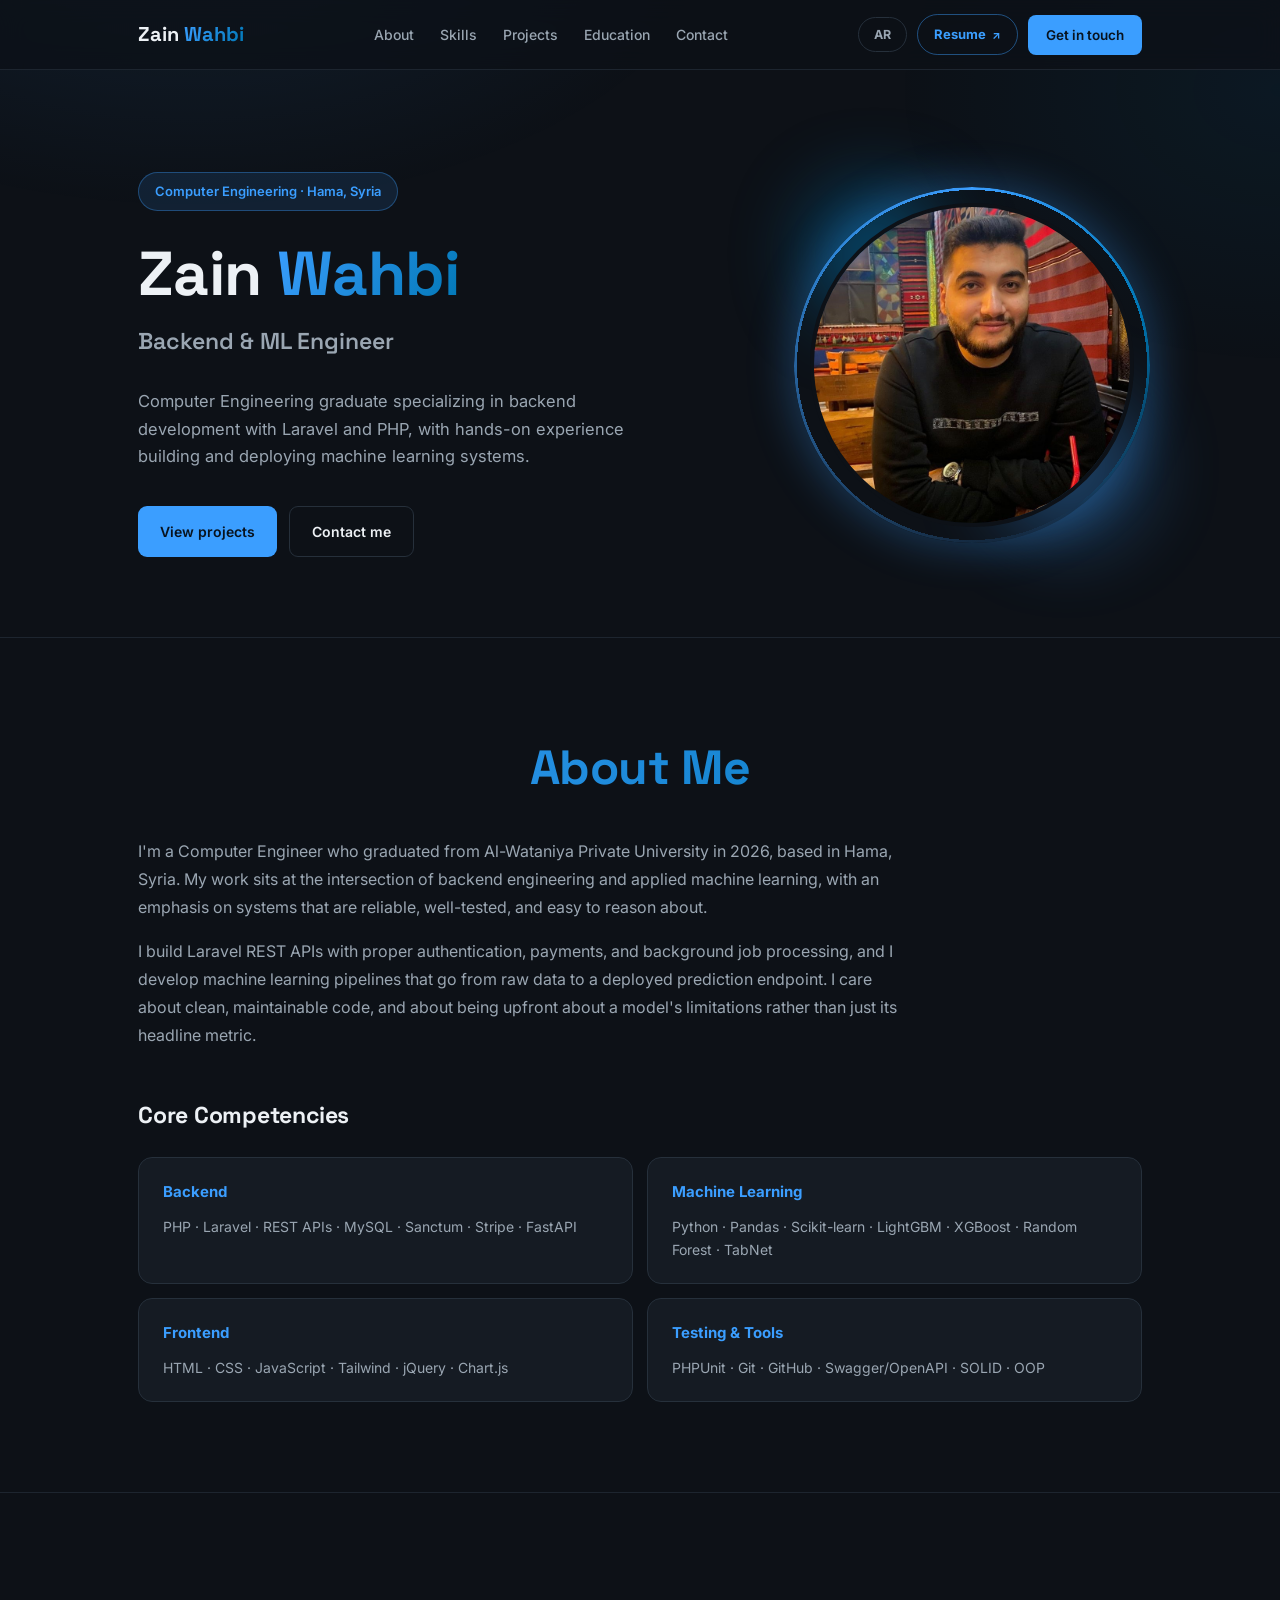
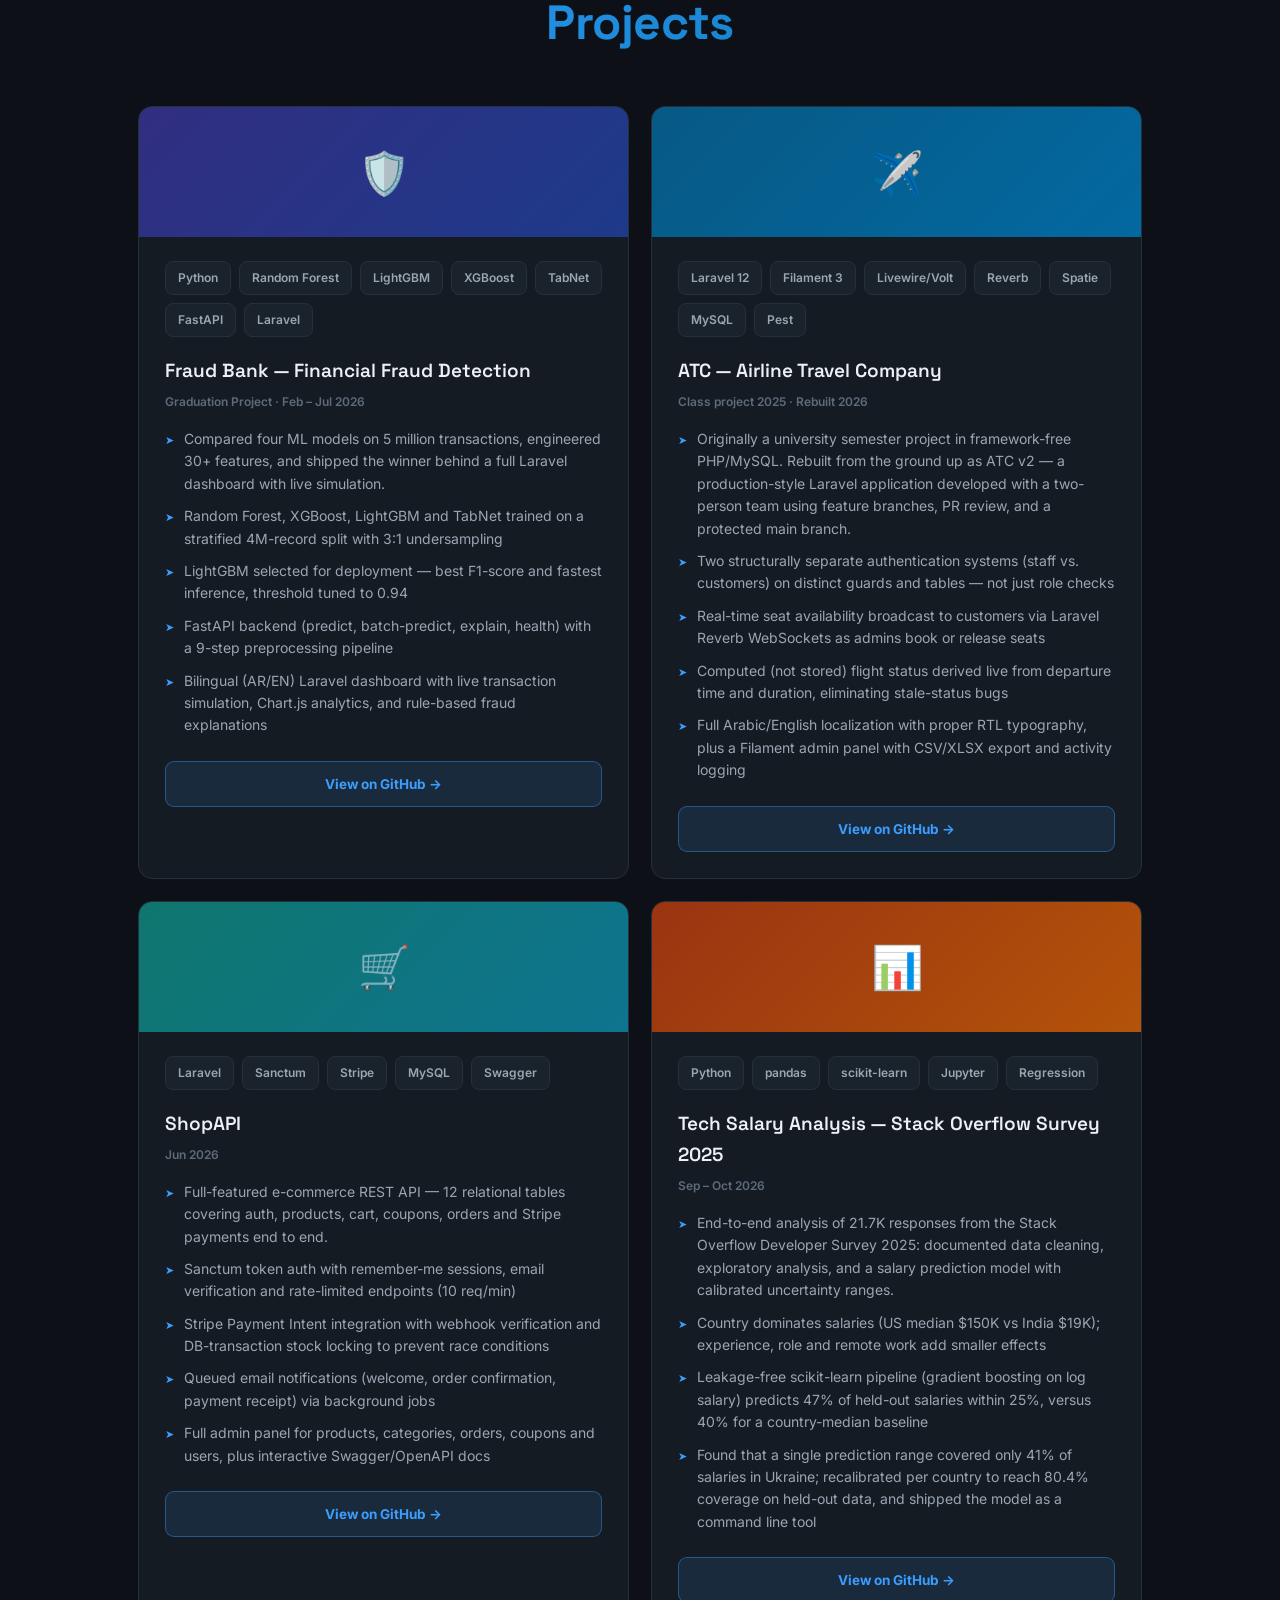
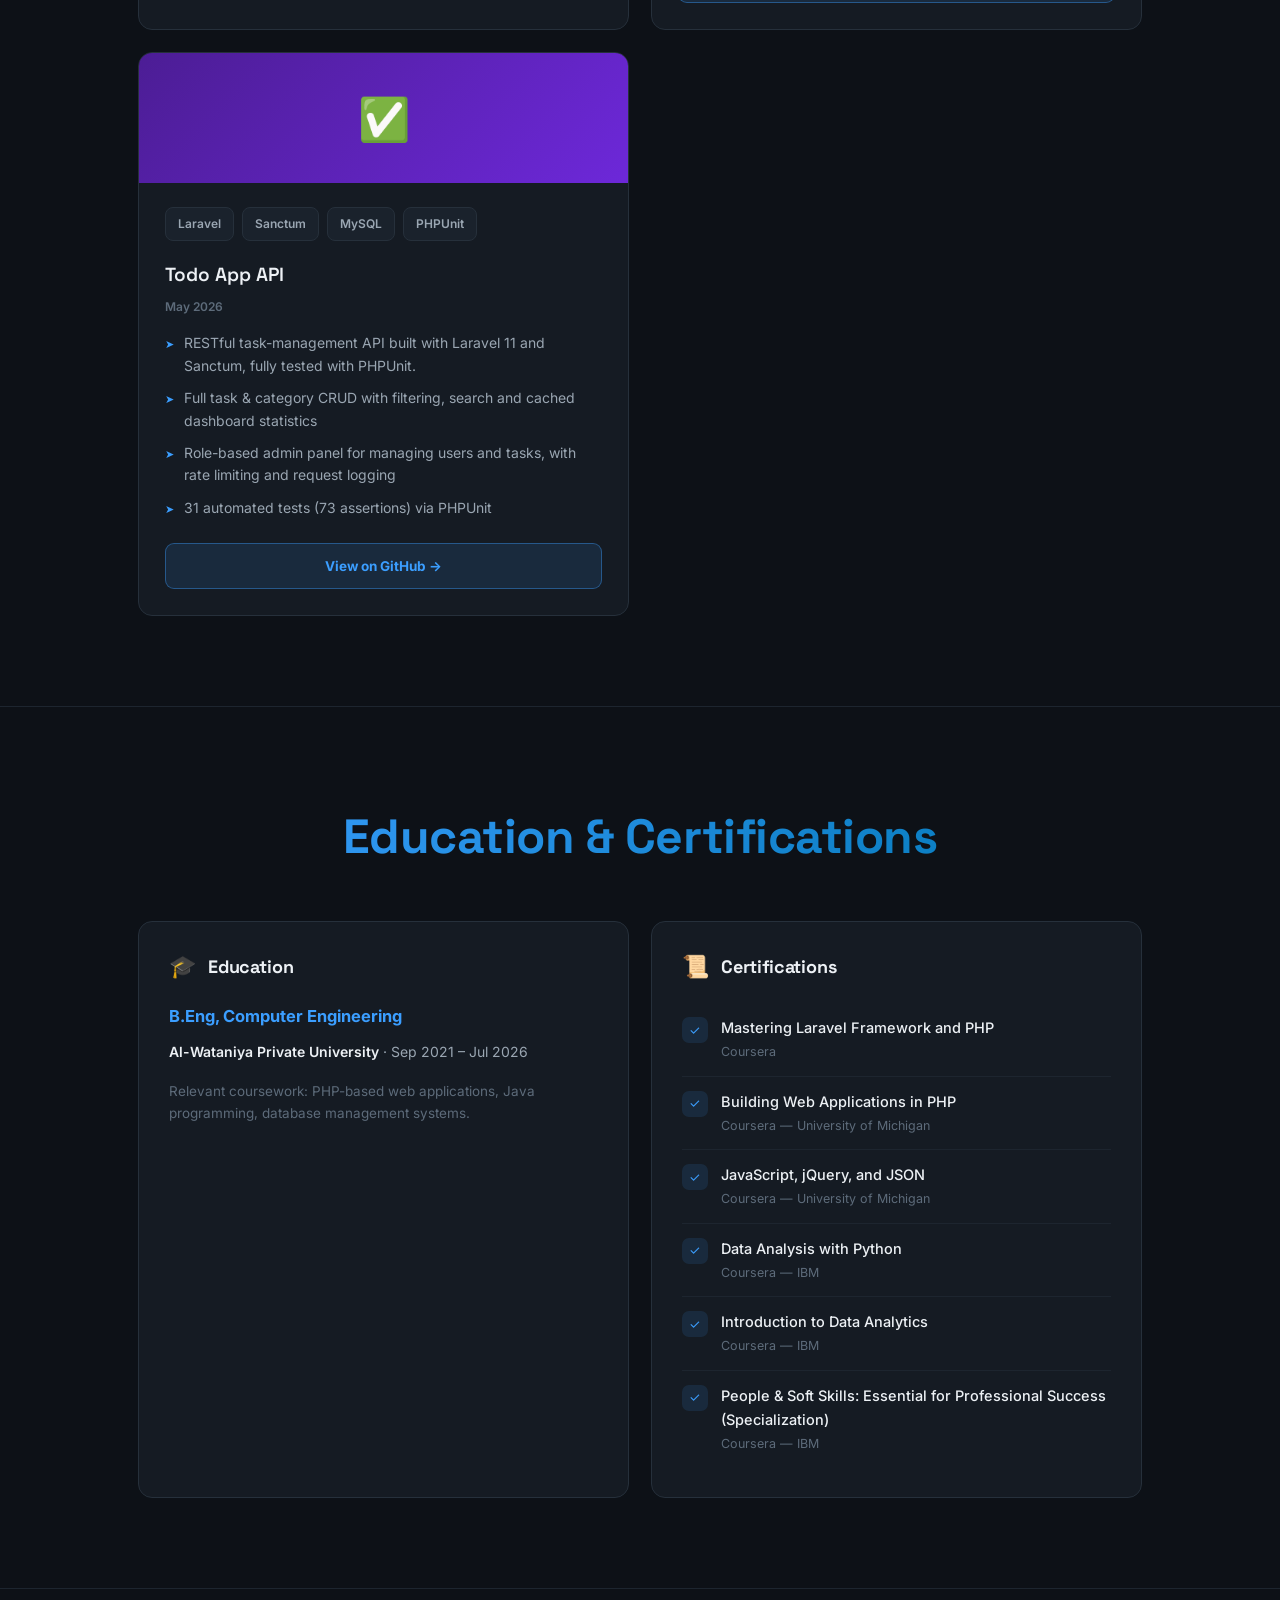
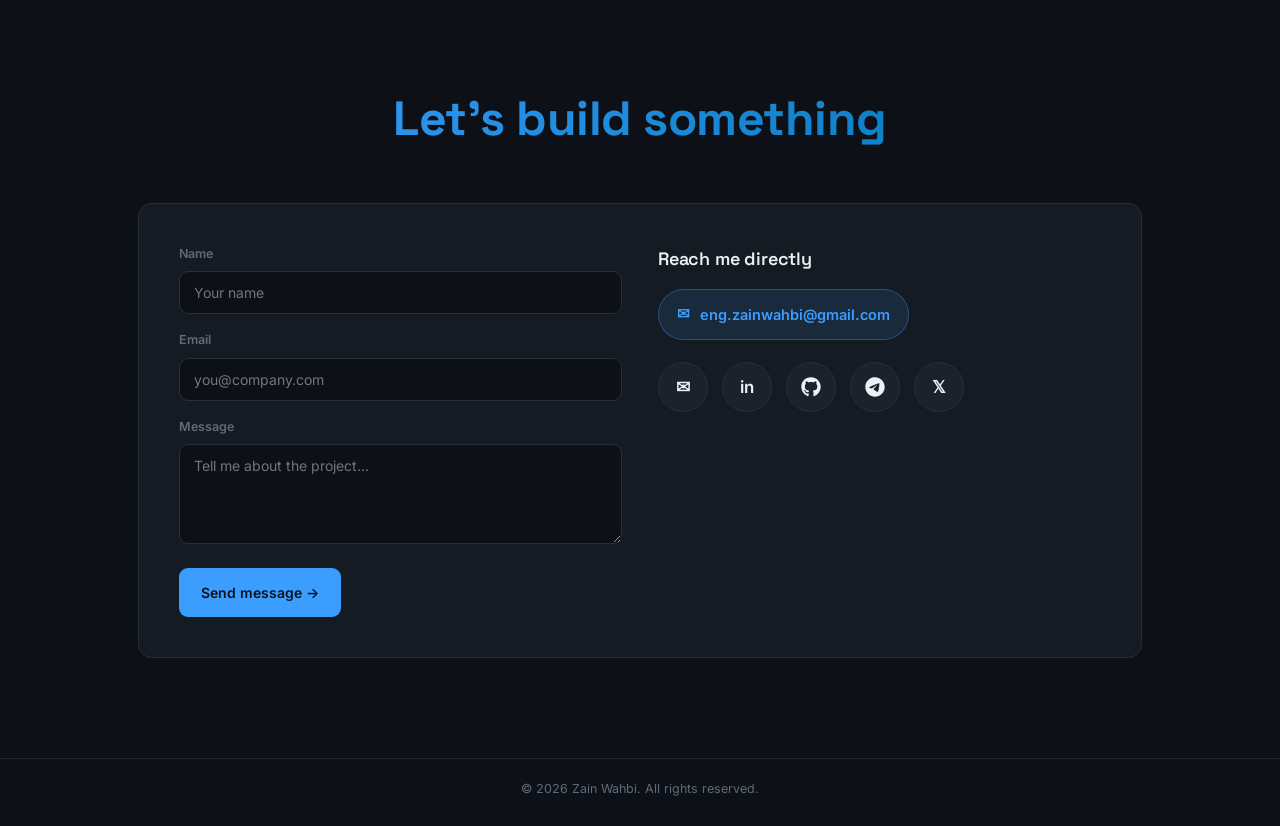
<file: index.html>
<!DOCTYPE html>
<html lang="en" id="htmlRoot">
<head>
<meta charset="UTF-8">
<meta name="viewport" content="width=device-width, initial-scale=1.0">
<title>Zain Wahbi | Backend & ML Engineer</title>
<meta name="description" content="Zain Wahbi — Computer Engineer specializing in Laravel/PHP REST APIs and Machine Learning.">
<meta property="og:type" content="profile">
<meta property="og:title" content="Zain Wahbi — Backend & ML Engineer">
<meta property="og:description" content="Computer Engineer specializing in Laravel/PHP REST APIs and applied Machine Learning.">
<meta property="og:url" content="https://zain-wahbi.github.io/zain-wahbi-portfolio/">
<meta property="og:image" content="https://zain-wahbi.github.io/zain-wahbi-portfolio/assets/og-image.png">
<meta property="og:image:width" content="1200">
<meta property="og:image:height" content="630">
<meta name="twitter:card" content="summary_large_image">
<meta name="twitter:title" content="Zain Wahbi — Backend & ML Engineer">
<meta name="twitter:description" content="Computer Engineer specializing in Laravel/PHP REST APIs and applied Machine Learning.">
<meta name="twitter:image" content="https://zain-wahbi.github.io/zain-wahbi-portfolio/assets/og-image.png">
<link rel="preconnect" href="https://fonts.googleapis.com">
<link rel="preconnect" href="https://fonts.gstatic.com" crossorigin>
<link href="https://fonts.googleapis.com/css2?family=Space+Grotesk:wght@500;600;700&family=Inter:wght@400;500;600;700;800&family=Tajawal:wght@400;500;700;800&display=swap" rel="stylesheet">
<link rel="icon" type="image/svg+xml" href="data:image/svg+xml,%3Csvg xmlns='http://www.w3.org/2000/svg' viewBox='0 0 100 100'%3E%3Cdefs%3E%3ClinearGradient id='g' x1='0' y1='0' x2='1' y2='1'%3E%3Cstop offset='0' stop-color='%233B9EFF'/%3E%3Cstop offset='1' stop-color='%230077B5'/%3E%3C/linearGradient%3E%3C/defs%3E%3Crect width='100' height='100' rx='22' fill='url(%23g)'/%3E%3Ctext x='50' y='69' font-family='Arial,sans-serif' font-weight='700' font-size='58' fill='%2308131F' text-anchor='middle'%3EZ%3C/text%3E%3C/svg%3E">
<meta name="theme-color" content="#0D1117">
<link rel="stylesheet" href="style.css">
<link rel="stylesheet" href="loader.css">
<noscript><style>#page-loader{display:none !important;}</style></noscript>
</head>
<body>

<!-- PAGE LOADER -->
<div id="page-loader" role="status" aria-live="polite" aria-label="Loading">
  <div class="pl-inner">
    <svg class="pl-mark" viewBox="0 0 100 100" fill="none" aria-hidden="true">
      <defs>
        <linearGradient id="plGrad" x1="12" y1="12" x2="88" y2="88" gradientUnits="userSpaceOnUse">
          <stop offset="0" stop-color="#3B9EFF"/>
          <stop offset="1" stop-color="#0077B5"/>
        </linearGradient>
      </defs>
      <rect x="4" y="4" width="92" height="92" rx="24" stroke="rgba(59,158,255,0.16)" stroke-width="1.5"/>
      <rect class="pl-frame-run" pathLength="1" x="4" y="4" width="92" height="92" rx="24" stroke="url(#plGrad)" stroke-width="2.5" stroke-linecap="round"/>
      <path d="M30 32H70L30 68H70" stroke="rgba(59,158,255,0.13)" stroke-width="7" stroke-linecap="round" stroke-linejoin="round"/>
      <path class="pl-z" pathLength="1" d="M30 32H70L30 68H70" stroke="url(#plGrad)" stroke-width="7" stroke-linecap="round" stroke-linejoin="round"/>
    </svg>
    <div class="pl-name">Zain <span>Wahbi</span></div>
    <div class="pl-role">Backend &amp; ML Engineer</div>
    <div class="pl-bar"></div>
  </div>
</div>

<header>
  <nav class="wrap">
    <div class="brand-group">
      <div class="mobile-logo" aria-hidden="true">Z</div>
      <div class="brand">Zain <span class="brand-accent">Wahbi</span></div>
    </div>
    <div class="navlinks">
      <a href="#about" data-i18n="nav_about">About</a>
      <a href="#skills" data-i18n="nav_skills">Skills</a>
      <a href="#projects" data-i18n="nav_projects">Projects</a>
      <a href="#education" data-i18n="nav_education">Education</a>
      <a href="#contact" data-i18n="nav_contact">Contact</a>
    </div>
    <div class="nav-right">
      <button class="lang-toggle-btn" id="langToggleBtn" onclick="toggleLang()">AR</button>
      <a class="cv-btn" id="cvBtn" href="resume.html" target="_blank" rel="noopener">
        <span class="cv-label" data-i18n="nav_cv">Resume</span><span class="cv-label-mobile" aria-hidden="true">CV</span><span class="ext-ic">↗</span>
      </a>
      <a class="nav-cta" href="mailto:eng.zainwahbi@gmail.com" data-i18n="nav_cta">Get in touch</a>
    </div>
  </nav>
</header>

<main>
  <!-- HERO -->
  <section class="hero">
    <div class="wrap hero-grid">
      <div class="hero-text">
        <div class="hero-badge" data-i18n="hero_badge">Computer Engineering · Hama, Syria</div>
        <h1 class="hero-name">Zain <span class="accent-text">Wahbi</span></h1>
        <div class="hero-subtitle" data-i18n="hero_subtitle">Backend & ML Engineer</div>
        <p class="lede" data-i18n="hero_lede">Computer Engineering graduate specializing in backend development with Laravel and PHP, with hands-on experience building and deploying machine learning systems.</p>
        <div class="hero-actions">
          <a class="btn btn-primary" href="#projects" data-i18n="hero_btn1">View projects</a>
          <a class="btn btn-ghost" href="#contact" data-i18n="hero_btn2">Contact me</a>
        </div>
      </div>
      <div class="hero-photo-wrap">
        <div class="blob blob1"></div>
        <div class="blob blob2"></div>
        <div class="avatar-wrap">
          <div class="avatar-ring">
            <div class="avatar" id="avatarBox">
              <img id="avatarImg" src="assets/photo_2026-06-03_11-59-59.jpg" alt="Zain Wahbi" onerror="this.style.display='none'" onload="document.getElementById('avatarInitials').style.display='none'; this.style.display='block';">
              <span id="avatarInitials">ZW</span>
            </div>
          </div>
        </div>
      </div>
    </div>
  </section>

  <hr class="rule">

  <!-- ABOUT -->
  <section id="about">
    <div class="wrap">
      <h2 class="about-heading" data-i18n="about_heading">About Me</h2>
      <div class="about-body-full">
        <p data-i18n="about_p1">I'm a Computer Engineer who graduated from Al-Wataniya Private University in 2026, based in Hama, Syria. My work sits at the intersection of backend engineering and applied machine learning, with an emphasis on systems that are reliable, well-tested, and easy to reason about.</p>
        <p data-i18n="about_p2">I build Laravel REST APIs with proper authentication, payments, and background job processing, and I develop machine learning pipelines that go from raw data to a deployed prediction endpoint. I care about clean, maintainable code, and about being upfront about a model's limitations rather than just its headline metric.</p>
      </div>

      <h3 class="comp-heading" data-i18n="comp_heading">Core Competencies</h3>
      <div id="skills" class="comp-grid">
        <div class="comp-card">
          <h4 data-i18n="comp1_title">Backend</h4>
          <p data-i18n="comp1_desc">PHP · Laravel · REST APIs · MySQL · Sanctum · Stripe · FastAPI</p>
        </div>
        <div class="comp-card">
          <h4 data-i18n="comp2_title">Machine Learning</h4>
          <p data-i18n="comp2_desc">Python · Pandas · Scikit-learn · LightGBM · XGBoost · Random Forest · TabNet</p>
        </div>
        <div class="comp-card">
          <h4 data-i18n="comp3_title">Frontend</h4>
          <p data-i18n="comp3_desc">HTML · CSS · JavaScript · Tailwind · jQuery · Chart.js</p>
        </div>
        <div class="comp-card">
          <h4 data-i18n="comp4_title">Testing & Tools</h4>
          <p data-i18n="comp4_desc">PHPUnit · Git · GitHub · Swagger/OpenAPI · SOLID · OOP</p>
        </div>
      </div>
    </div>
  </section>

  <hr class="rule">

  <!-- PROJECTS -->
  <section id="projects">
    <div class="wrap">
      <h2 class="section-title-center" data-i18n="projects_title">Projects</h2>
      <div class="proj-grid">

        <!-- 1. Fraud Bank -->
        <div class="proj-card">
          <div class="proj-banner" style="background:linear-gradient(135deg,#312E81,#1E3A8A);">🛡️</div>
          <div class="proj-body">
            <div class="proj-tags">
              <span class="proj-tag">Python</span><span class="proj-tag">Random Forest</span><span class="proj-tag">LightGBM</span><span class="proj-tag">XGBoost</span><span class="proj-tag">TabNet</span><span class="proj-tag">FastAPI</span><span class="proj-tag">Laravel</span>
            </div>
            <div class="proj-title2" data-i18n="proj1_title">Fraud Bank — Financial Fraud Detection</div>
            <div class="proj-date2" data-i18n="proj1_date">Graduation Project · Feb – Jul 2026</div>
            <ul class="proj-bullets">
              <li data-i18n="proj1_desc">Compared four ML models on 5 million transactions, engineered 30+ features, and shipped the winner behind a full Laravel dashboard with live simulation.</li>
              <li data-i18n="proj1_li1">Random Forest, XGBoost, LightGBM and TabNet trained on a stratified 4M-record split with 3:1 undersampling</li>
              <li data-i18n="proj1_li2">LightGBM selected for deployment — best F1-score and fastest inference, threshold tuned to 0.94</li>
              <li data-i18n="proj1_li3">FastAPI backend (predict, batch-predict, explain, health) with a 9-step preprocessing pipeline</li>
              <li data-i18n="proj1_li4">Bilingual (AR/EN) Laravel dashboard with live transaction simulation, Chart.js analytics, and rule-based fraud explanations</li>
            </ul>
            <a class="proj-link" href="https://github.com/Zain-Wahbi/fraud-detection-system" target="_blank" rel="noopener"><span data-i18n="view_github">View on GitHub →</span></a>
          </div>
        </div>

        <!-- 2. ATC -->
        <div class="proj-card">
          <div class="proj-banner" style="background:linear-gradient(135deg,#075985,#0369A1);">✈️</div>
          <div class="proj-body">
            <div class="proj-tags">
              <span class="proj-tag">Laravel 12</span><span class="proj-tag">Filament 3</span><span class="proj-tag">Livewire/Volt</span><span class="proj-tag">Reverb</span><span class="proj-tag">Spatie</span><span class="proj-tag">MySQL</span><span class="proj-tag">Pest</span>
            </div>
            <div class="proj-title2" data-i18n="proj4_title">ATC — Airline Travel Company</div>
            <div class="proj-date2" data-i18n="proj4_date">Class project 2025 · Rebuilt 2026</div>
            <ul class="proj-bullets">
              <li data-i18n="proj4_desc">Originally a university semester project in framework-free PHP/MySQL. Rebuilt from the ground up as ATC v2 — a production-style Laravel application developed with a two-person team using feature branches, PR review, and a protected main branch.</li>
              <li data-i18n="proj4_li1">Two structurally separate authentication systems (staff vs. customers) on distinct guards and tables — not just role checks</li>
              <li data-i18n="proj4_li2">Real-time seat availability broadcast to customers via Laravel Reverb WebSockets as admins book or release seats</li>
              <li data-i18n="proj4_li3">Computed (not stored) flight status derived live from departure time and duration, eliminating stale-status bugs</li>
              <li data-i18n="proj4_li4">Full Arabic/English localization with proper RTL typography, plus a Filament admin panel with CSV/XLSX export and activity logging</li>
            </ul>
            <a class="proj-link" href="https://github.com/Zain-Wahbi/ATC-V2" target="_blank" rel="noopener"><span data-i18n="view_github">View on GitHub →</span></a>
          </div>
        </div>

        <!-- 3. ShopAPI -->
        <div class="proj-card">
          <div class="proj-banner" style="background:linear-gradient(135deg,#0F766E,#0E7490);">🛒</div>
          <div class="proj-body">
            <div class="proj-tags">
              <span class="proj-tag">Laravel</span><span class="proj-tag">Sanctum</span><span class="proj-tag">Stripe</span><span class="proj-tag">MySQL</span><span class="proj-tag">Swagger</span>
            </div>
            <div class="proj-title2">ShopAPI</div>
            <div class="proj-date2" data-i18n="proj2_date">Jun 2026</div>
            <ul class="proj-bullets">
              <li data-i18n="proj2_desc">Full-featured e-commerce REST API — 12 relational tables covering auth, products, cart, coupons, orders and Stripe payments end to end.</li>
              <li data-i18n="proj2_li1">Sanctum token auth with remember-me sessions, email verification and rate-limited endpoints (10 req/min)</li>
              <li data-i18n="proj2_li2">Stripe Payment Intent integration with webhook verification and DB-transaction stock locking to prevent race conditions</li>
              <li data-i18n="proj2_li3">Queued email notifications (welcome, order confirmation, payment receipt) via background jobs</li>
              <li data-i18n="proj2_li4">Full admin panel for products, categories, orders, coupons and users, plus interactive Swagger/OpenAPI docs</li>
            </ul>
            <a class="proj-link" href="https://github.com/Zain-Wahbi/shop-api" target="_blank" rel="noopener"><span data-i18n="view_github">View on GitHub →</span></a>
          </div>
        </div>

        <!-- 4. Tech Salary Analysis -->
        <div class="proj-card">
          <div class="proj-banner" style="background:linear-gradient(135deg,#9A3412,#B45309);">📊</div>
          <div class="proj-body">
            <div class="proj-tags">
              <span class="proj-tag">Python</span><span class="proj-tag">pandas</span><span class="proj-tag">scikit-learn</span><span class="proj-tag">Jupyter</span><span class="proj-tag">Regression</span>
            </div>
            <div class="proj-title2" data-i18n="proj5_title">Tech Salary Analysis — Stack Overflow Survey 2025</div>
            <div class="proj-date2" data-i18n="proj5_date">Sep – Oct 2026</div>
            <ul class="proj-bullets">
              <li data-i18n="proj5_desc">End-to-end analysis of 21.7K responses from the Stack Overflow Developer Survey 2025: documented data cleaning, exploratory analysis, and a salary prediction model with calibrated uncertainty ranges.</li>
              <li data-i18n="proj5_li1">Country dominates salaries (US median $150K vs India $19K); experience, role and remote work add smaller effects</li>
              <li data-i18n="proj5_li2">Leakage-free scikit-learn pipeline (gradient boosting on log salary) predicts 47% of held-out salaries within 25%, versus 40% for a country-median baseline</li>
              <li data-i18n="proj5_li3">Found that a single prediction range covered only 41% of salaries in Ukraine; recalibrated per country to reach 80.4% coverage on held-out data, and shipped the model as a command line tool</li>
            </ul>
            <a class="proj-link" href="https://github.com/Zain-Wahbi/tech-salary-analysis" target="_blank" rel="noopener"><span data-i18n="view_github">View on GitHub →</span></a>
          </div>
        </div>

        <!-- 5. Todo App API -->
        <div class="proj-card">
          <div class="proj-banner" style="background:linear-gradient(135deg,#4C1D95,#6D28D9);">✅</div>
          <div class="proj-body">
            <div class="proj-tags">
              <span class="proj-tag">Laravel</span><span class="proj-tag">Sanctum</span><span class="proj-tag">MySQL</span><span class="proj-tag">PHPUnit</span>
            </div>
            <div class="proj-title2" data-i18n="proj3_title">Todo App API</div>
            <div class="proj-date2" data-i18n="proj3_date">May 2026</div>
            <ul class="proj-bullets">
              <li data-i18n="proj3_desc">RESTful task-management API built with Laravel 11 and Sanctum, fully tested with PHPUnit.</li>
              <li data-i18n="proj3_li1">Full task & category CRUD with filtering, search and cached dashboard statistics</li>
              <li data-i18n="proj3_li2">Role-based admin panel for managing users and tasks, with rate limiting and request logging</li>
              <li data-i18n="proj3_li3">31 automated tests (73 assertions) via PHPUnit</li>
            </ul>
            <a class="proj-link" href="https://github.com/Zain-Wahbi/todo-app-api" target="_blank" rel="noopener"><span data-i18n="view_github">View on GitHub →</span></a>
          </div>
        </div>

      </div>
    </div>
  </section>

  <hr class="rule">

  <!-- EDUCATION & CERTS -->
  <section id="education">
    <div class="wrap">
      <h2 class="section-title-center" data-i18n="edu_eyebrow">Education & Certifications</h2>
      <div class="edu-grid">
        <div class="info-card">
          <div class="info-card-head"><span class="info-icon">🎓</span><h3 data-i18n="edu_subhead">Education</h3></div>
          <div class="edu-degree" data-i18n="fact_degree_val">B.Eng, Computer Engineering</div>
          <div class="edu-meta"><b data-i18n="fact_uni_val">Al-Wataniya Private University</b> · <span data-i18n="edu_date">Sep 2021 – Jul 2026</span></div>
          <div class="edu-course" data-i18n="edu_course">Relevant coursework: PHP-based web applications, Java programming, database management systems.</div>
        </div>
        <div class="info-card">
          <div class="info-card-head"><span class="info-icon">📜</span><h3 data-i18n="certs_subhead">Certifications</h3></div>
          <div class="cert-item"><span class="cert-icon">✓</span><div><div class="cert-name">Mastering Laravel Framework and PHP</div><div class="cert-org">Coursera</div></div></div>
          <div class="cert-item"><span class="cert-icon">✓</span><div><div class="cert-name">Building Web Applications in PHP</div><div class="cert-org">Coursera — University of Michigan</div></div></div>
          <div class="cert-item"><span class="cert-icon">✓</span><div><div class="cert-name">JavaScript, jQuery, and JSON</div><div class="cert-org">Coursera — University of Michigan</div></div></div>
          <div class="cert-item"><span class="cert-icon">✓</span><div><div class="cert-name">Data Analysis with Python</div><div class="cert-org">Coursera — IBM</div></div></div>
          <div class="cert-item"><span class="cert-icon">✓</span><div><div class="cert-name">Introduction to Data Analytics</div><div class="cert-org">Coursera — IBM</div></div></div>
          <div class="cert-item"><span class="cert-icon">✓</span><div><div class="cert-name">People &amp; Soft Skills: Essential for Professional Success (Specialization)</div><div class="cert-org">Coursera — IBM</div></div></div>
        </div>
      </div>
    </div>
  </section>

  <hr class="rule">

  <!-- CONTACT -->
  <section id="contact">
    <div class="wrap">
      <h2 class="section-title-center" data-i18n="contact_title">Let's build something</h2>
      <div class="contact-card">
        <form id="contactForm" onsubmit="return false;">
          <div class="field">
            <label for="f-name" data-i18n="field_name">Name</label>
            <input id="f-name" type="text" data-i18n-ph="field_name_ph" placeholder="Your name" autocomplete="name">
          </div>
          <div class="field">
            <label for="f-email" data-i18n="field_email">Email</label>
            <input id="f-email" type="email" placeholder="you@company.com" autocomplete="email">
          </div>
          <div class="field">
            <label for="f-msg" data-i18n="field_msg">Message</label>
            <textarea id="f-msg" data-i18n-ph="field_msg_ph" placeholder="Tell me about the project..."></textarea>
          </div>
          <a class="btn btn-primary" id="sendBtn" href="#" data-i18n="send_btn">Send message →</a>
        </form>
        <div class="contact-side">
          <h3 data-i18n="contact_side_title">Reach me directly</h3>
          <a class="contact-email-pill" href="mailto:eng.zainwahbi@gmail.com"><span class="email-ic">✉</span> eng.zainwahbi@gmail.com</a>
          <div class="social-circle-row">
            <a class="social-circle" href="mailto:eng.zainwahbi@gmail.com" aria-label="Email" title="Email">✉</a>
            <a class="social-circle" href="https://www.linkedin.com/in/zain-wahbi" target="_blank" rel="noopener" aria-label="LinkedIn" title="LinkedIn">in</a>
            <a class="social-circle" href="https://github.com/Zain-Wahbi" target="_blank" rel="noopener" aria-label="GitHub" title="GitHub"><svg viewBox="0 0 496 512" width="20" height="20" fill="currentColor"><path d="M244.8 8C106.1 8 0 113.3 0 252c0 110.9 69.8 205.8 169.5 239.2 12.8 2.3 17.3-5.6 17.3-12.1 0-6.2-.3-40.4-.3-61.4 0 0-70 15-84.7-29.8 0 0-11.4-29.1-27.8-36.6 0 0-22.9-15.7 1.6-15.4 0 0 24.9 2 38.6 25.8 21.9 38.6 58.6 27.5 72.9 20.9 2.3-16 8.8-27.1 16-33.7-55.9-6.2-112.3-14.3-112.3-110.5 0-27.5 7.6-41.3 23.6-58.9-2.6-6.5-11.1-33.3 2.6-67.9 20.9-6.5 69 27 69 27 20-5.6 41.5-8.5 62.8-8.5s42.8 2.9 62.8 8.5c0 0 48.1-33.6 69-27 13.7 34.7 5.2 61.4 2.6 67.9 16 17.7 25.8 31.5 25.8 58.9 0 96.5-58.9 104.2-114.8 110.5 9.2 7.9 17 22.9 17 46.4 0 33.7-.3 75.4-.3 83.6 0 6.5 4.6 14.4 17.3 12.1C428.2 457.8 496 362.9 496 252 496 113.3 383.5 8 244.8 8z"/></svg></a>
            <a class="social-circle" href="https://t.me/ZainW72" target="_blank" rel="noopener" aria-label="Telegram" title="Telegram"><svg viewBox="0 0 496 512" width="20" height="20" fill="currentColor"><path d="M248 8C111 8 0 119 0 256s111 248 248 248 248-111 248-248S385 8 248 8zM362 176.7c-3.7 39.2-19.9 134.4-28.1 178.3-3.5 18.6-10.3 24.8-16.9 25.4-14.4 1.3-25.3-9.5-39.3-18.7-21.8-14.3-34.2-23.2-55.3-37.2-24.5-16.1-8.6-25 5.3-39.5 3.7-3.8 67.1-61.5 68.3-66.7.2-.7.3-3.1-1.2-4.4s-3.6-.8-5.1-.5q-3.3.7-104.6 69.1-14.8 10.2-26.9 9.9c-8.9-.2-25.9-5-38.6-9.1-15.5-5-27.9-7.7-26.8-16.3q.8-6.7 18.5-13.7 108.4-47.2 144.6-62.3c68.9-28.6 83.2-33.6 92.5-33.8 2.1 0 6.6.5 9.6 2.9a10.5 10.5 0 0 1 3.5 6.7A43.8 43.8 0 0 1 362 176.7z"/></svg></a>
            <a class="social-circle" href="https://x.com/ZainWahbi" target="_blank" rel="noopener" aria-label="X / Twitter" title="X / Twitter">𝕏</a>
          </div>
        </div>
      </div>
    </div>
  </section>
</main>

<footer>
  <div class="wrap foot-row">
    <span data-i18n="footer_copy">© 2026 Zain Wahbi. All rights reserved.</span>
  </div>
</footer>

<script src="loader.js"></script>
<script src="script.js"></script>
</body>
</html>
</file>
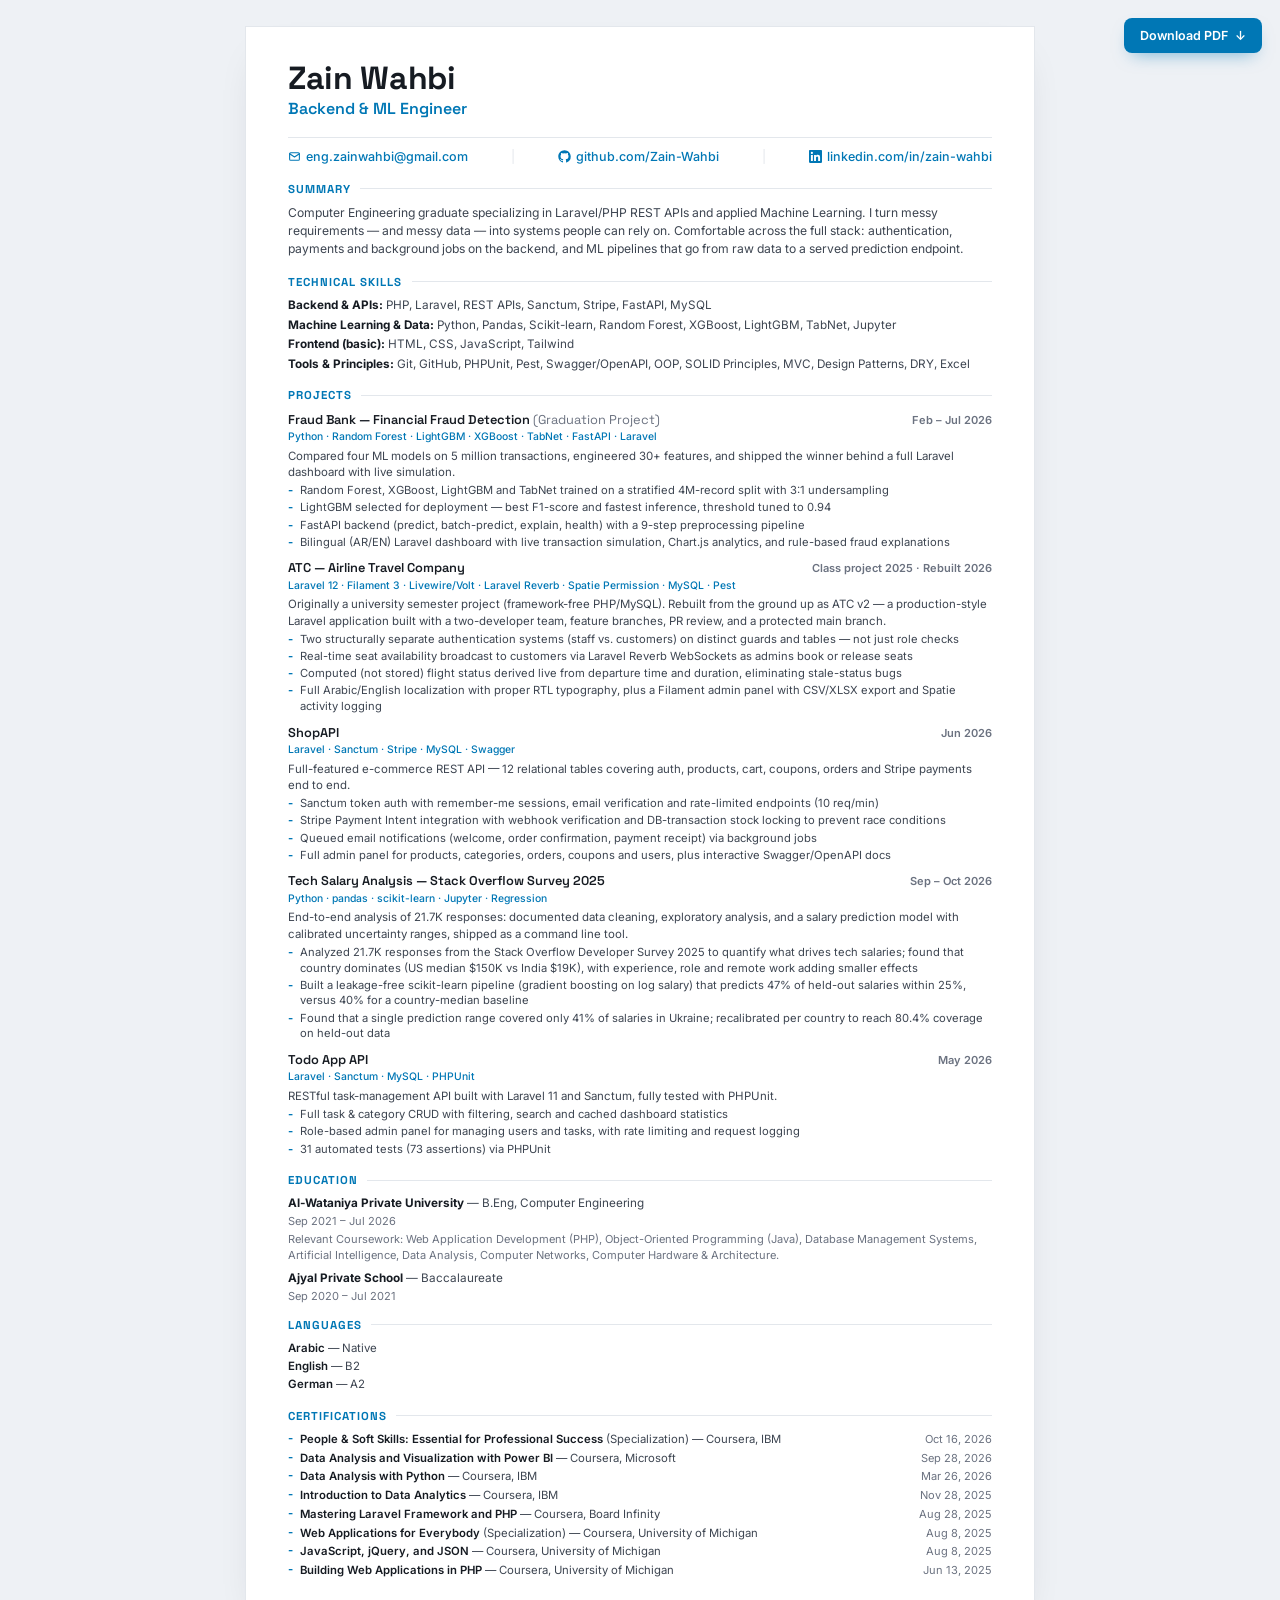
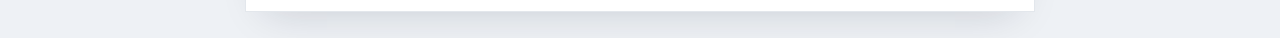
<file: resume.html>
<!doctype html>
<html lang="en" dir="ltr">
<head>
<meta charset="utf-8" />
<meta name="viewport" content="width=device-width, initial-scale=1.0" />
<title>Zain Wahbi — Resume</title>
<meta name="description" content="Zain Wahbi — Backend & ML Engineer. Laravel/PHP REST APIs and applied Machine Learning.">
<meta property="og:type" content="profile">
<meta property="og:title" content="Zain Wahbi — Resume">
<meta property="og:description" content="Backend & ML Engineer specializing in Laravel/PHP REST APIs and applied Machine Learning.">
<meta property="og:url" content="https://zain-wahbi.github.io/zain-wahbi-portfolio/resume.html">
<meta property="og:image" content="https://zain-wahbi.github.io/zain-wahbi-portfolio/assets/og-image.png">
<meta property="og:image:width" content="1200">
<meta property="og:image:height" content="630">
<meta name="twitter:card" content="summary_large_image">
<meta name="twitter:title" content="Zain Wahbi — Resume">
<meta name="twitter:description" content="Backend & ML Engineer specializing in Laravel/PHP REST APIs and applied Machine Learning.">
<meta name="twitter:image" content="https://zain-wahbi.github.io/zain-wahbi-portfolio/assets/og-image.png">
<link rel="preconnect" href="https://fonts.googleapis.com">
<link rel="preconnect" href="https://fonts.gstatic.com" crossorigin>
<link href="https://fonts.googleapis.com/css2?family=Space+Grotesk:wght@500;600;700&family=Inter:wght@400;500;600;700&display=swap" rel="stylesheet">
<link rel="icon" type="image/svg+xml" href="data:image/svg+xml,%3Csvg xmlns='http://www.w3.org/2000/svg' viewBox='0 0 100 100'%3E%3Cdefs%3E%3ClinearGradient id='g' x1='0' y1='0' x2='1' y2='1'%3E%3Cstop offset='0' stop-color='%233B9EFF'/%3E%3Cstop offset='1' stop-color='%230077B5'/%3E%3C/linearGradient%3E%3C/defs%3E%3Crect width='100' height='100' rx='22' fill='url(%23g)'/%3E%3Ctext x='50' y='69' font-family='Arial,sans-serif' font-weight='700' font-size='58' fill='%2308131F' text-anchor='middle'%3EZ%3C/text%3E%3C/svg%3E">

<style>
  :root{
    --ink:#161B22;
    --ink-soft:#3D4551;
    --ink-faint:#6B7280;
    --line:#E3E7EC;
    --accent:#0077B5;
    --accent-soft:#EAF3FA;
    --paper:#ffffff;
    --canvas:#EEF1F5;
    --display:'Space Grotesk', sans-serif;
    --sans:'Inter', -apple-system, sans-serif;
  }
  *{box-sizing:border-box; margin:0; padding:0;}
  body{
    background:var(--canvas); color:var(--ink); font-family:var(--sans);
    font-size:9.6pt; line-height:1.42; -webkit-font-smoothing:antialiased;
    padding:26px 0;
  }
  .page{
    max-width:790px; margin:0 auto; background:var(--paper);
    border:1px solid var(--line); box-shadow:0 18px 40px -20px rgba(15,23,42,0.18);
    padding:34px 42px 30px;
  }

  /* header */
  .head{margin-bottom:14px;}
  .head-text h1{
    font-family:var(--display); font-size:24pt; font-weight:700; letter-spacing:-0.01em;
    color:var(--ink); line-height:1.1;
  }
  .head-role{
    font-family:var(--display); font-size:12pt; font-weight:600; color:var(--accent); margin-top:2px;
  }
  .contact-line{
    margin-top:16px; font-size:9.4pt; color:var(--ink-soft);
    display:flex; flex-wrap:nowrap; align-items:center; justify-content:space-between; border-top:1px solid var(--line); padding-top:10px;
    white-space:nowrap;
  }
  .contact-line a{color:var(--accent); text-decoration:none; font-weight:500;}
  .contact-line span.sep{color:var(--line); margin:0;}
  .contact-line a{display:inline-flex; align-items:center; gap:5px;}
  .contact-line svg{width:13px; height:13px; flex-shrink:0; fill:none; stroke:var(--accent); stroke-width:2; stroke-linecap:round; stroke-linejoin:round;}
  .contact-line svg.fill{fill:var(--accent); stroke:none;}
  @media screen and (max-width:640px){
    .contact-line{overflow-x:auto; -webkit-overflow-scrolling:touch;}
  }

  /* section titles */
  .section{margin-top:15px;}
  .section-title{
    font-family:var(--display); font-size:8.6pt; font-weight:700; letter-spacing:0.09em;
    text-transform:uppercase; color:var(--accent); margin-bottom:7px;
    display:flex; align-items:center; gap:9px;
  }
  .section-title::after{content:""; flex:1; height:1px; background:var(--line);}

  .summary{font-size:9.1pt; color:var(--ink-soft); text-align:left; line-height:1.5;}

  /* skills */
  .skills-list{margin-top:2px;}
  .skills-list p{font-size:8.8pt; color:var(--ink-soft); margin-bottom:3px;}
  .skills-list b{color:var(--ink); font-weight:700;}

  /* projects */
  .proj{margin-bottom:9px;}
  .proj:last-child{margin-bottom:0;}
  .proj-head{display:flex; justify-content:space-between; align-items:baseline; gap:10px;}
  .proj-name{font-family:var(--display); font-weight:600; font-size:9.6pt; color:var(--ink);}
  .proj-name a{color:var(--ink); text-decoration:none;}
  .proj-date{font-size:8.3pt; font-weight:600; color:var(--ink-faint); white-space:nowrap;}
  .proj-tags{font-size:7.8pt; color:var(--accent); margin-top:1px; font-weight:500;}
  .proj-desc{font-size:8.6pt; color:var(--ink-soft); margin-top:3px;}
  ul.proj-bullets{list-style:none; margin-top:3px;}
  ul.proj-bullets li{
    font-size:8.4pt; color:var(--ink-soft); line-height:1.4; margin-bottom:1.5px;
    padding-left:12px; position:relative;
  }
  ul.proj-bullets li::before{
    content:"-"; position:absolute; left:0; color:var(--accent); font-weight:700;
  }

  /* education / certs */
  .edu-line{font-size:8.8pt; color:var(--ink-soft);}
  .edu-line strong{color:var(--ink); font-weight:700;}
  .edu-meta{font-size:8.3pt; color:var(--ink-faint); margin-top:2px;}

  .cert-list{list-style:none; margin-top:2px;}
  .cert-list li{
    font-size:8.5pt; color:var(--ink-soft); padding-left:12px; position:relative; margin-bottom:2px;
    display:flex; justify-content:space-between; align-items:baseline; gap:12px;
  }
  .cert-list .cert-date{color:var(--ink-faint); font-size:8.3pt; white-space:nowrap; flex-shrink:0;}
  .cert-list li::before{content:"-"; position:absolute; left:0; color:var(--accent); font-weight:700; font-size:8.4pt;}
  .cert-list b{color:var(--ink); font-weight:600;}

  .foot-row{margin-top:15px;}
  .foot-row .section{margin-top:12px;}
  .foot-row .section:first-child{margin-top:0;}

  /* download button */
  .download-bar{
    position:fixed; top:18px; right:18px; z-index:10;
  }
  .download-btn{
    font-family:var(--sans); font-size:12.5px; font-weight:600; color:#fff;
    background:var(--accent); border:none; border-radius:8px; padding:10px 16px;
    display:inline-flex; align-items:center; gap:7px; cursor:pointer;
    box-shadow:0 8px 18px -8px rgba(0,119,181,0.55); transition:opacity .15s, transform .15s;
  }
  .download-btn:hover{opacity:0.9; transform:translateY(-1px);}
  @media print{ .download-bar{display:none;} }
  @media screen and (max-width:640px){
    .download-bar{position:static; display:flex; justify-content:flex-end; margin:0 auto 10px; max-width:790px; padding:0 18px;}
  }

  .lang-list{font-size:8.6pt; color:var(--ink-soft);}
  .lang-list li{list-style:none; margin-bottom:2px;}
  .lang-list b{color:var(--ink); font-weight:600;}

  /* print */
  @media print{
    @page{ size:A4 portrait; margin:0.9cm 1.1cm; }
    html, body{ background:#fff; padding:0; }
    .page{ box-shadow:none; border:none; max-width:100%; padding:0; }
  }

  @media screen and (max-width:640px){
    body{padding:0; font-size:11px;}
    .page{padding:22px 18px; border:none; box-shadow:none;}
    .proj-head{flex-direction:column; gap:1px;}
    .contact-line{justify-content:flex-start;}
    .contact-line span.sep{margin:0 10px;}
  }
</style>
</head>
<body>
<div class="download-bar">
  <button class="download-btn" onclick="window.print()" aria-label="Download resume as PDF">
    <span>Download PDF</span> <span aria-hidden="true">↓</span>
  </button>
</div>
<main class="page">

  <div class="head">
    <div class="head-text">
      <h1>Zain Wahbi</h1>
      <div class="head-role">Backend &amp; ML Engineer</div>
      <div class="contact-line">
        <a href="mailto:eng.zainwahbi@gmail.com"><svg viewBox="0 0 24 24" aria-hidden="true"><rect x="3" y="5" width="18" height="14" rx="2"/><path d="M3 7l9 6 9-6"/></svg>eng.zainwahbi@gmail.com</a>
        <span class="sep">|</span>
        <a href="https://github.com/Zain-Wahbi" target="_blank"><svg class="fill" viewBox="0 0 24 24" aria-hidden="true"><path d="M12 .5C5.65.5.5 5.65.5 12c0 5.08 3.29 9.38 7.86 10.9.58.1.79-.25.79-.56v-2c-3.2.7-3.87-1.37-3.87-1.37-.52-1.33-1.28-1.69-1.28-1.69-1.05-.71.08-.7.08-.7 1.15.08 1.76 1.19 1.76 1.19 1.03 1.76 2.69 1.25 3.35.96.1-.75.4-1.25.73-1.54-2.55-.29-5.24-1.28-5.24-5.69 0-1.26.45-2.28 1.19-3.09-.12-.29-.52-1.46.11-3.05 0 0 .97-.31 3.17 1.18a11 11 0 0 1 5.77 0c2.2-1.49 3.17-1.18 3.17-1.18.63 1.59.23 2.76.11 3.05.74.81 1.19 1.83 1.19 3.09 0 4.42-2.69 5.39-5.25 5.68.41.36.78 1.06.78 2.14v3.17c0 .31.21.67.8.56A11.51 11.51 0 0 0 23.5 12C23.5 5.65 18.35.5 12 .5z"/></svg>github.com/Zain-Wahbi</a>
        <span class="sep">|</span>
        <a href="https://www.linkedin.com/in/zain-wahbi" target="_blank"><svg class="fill" viewBox="0 0 24 24" aria-hidden="true"><path d="M20.45 20.45h-3.56v-5.57c0-1.33-.03-3.04-1.85-3.04-1.86 0-2.14 1.45-2.14 2.94v5.67H9.35V9h3.41v1.56h.05c.48-.9 1.64-1.85 3.37-1.85 3.6 0 4.27 2.37 4.27 5.46v6.28zM5.34 7.43a2.06 2.06 0 1 1 0-4.12 2.06 2.06 0 0 1 0 4.12zM7.12 20.45H3.56V9h3.56v11.45zM22.22 0H1.77C.79 0 0 .77 0 1.73v20.54C0 23.23.79 24 1.77 24h20.45c.98 0 1.78-.77 1.78-1.73V1.73C24 .77 23.2 0 22.22 0z"/></svg>linkedin.com/in/zain-wahbi</a>
      </div>
    </div>
  </div>


  <!-- SUMMARY -->
  <div class="section">
    <div class="section-title">Summary</div>
    <p class="summary">Computer Engineering graduate specializing in Laravel/PHP REST APIs and applied Machine Learning. I turn messy requirements — and messy data — into systems people can rely on. Comfortable across the full stack: authentication, payments and background jobs on the backend, and ML pipelines that go from raw data to a served prediction endpoint.</p>
  </div>

  <!-- SKILLS -->
  <div class="section">
    <div class="section-title">Technical Skills</div>
    <div class="skills-list">
      <p><b>Backend &amp; APIs:</b> PHP, Laravel, REST APIs, Sanctum, Stripe, FastAPI, MySQL</p>
      <p><b>Machine Learning &amp; Data:</b> Python, Pandas, Scikit-learn, Random Forest, XGBoost, LightGBM, TabNet, Jupyter</p>
      <p><b>Frontend (basic):</b> HTML, CSS, JavaScript, Tailwind</p>
      <p><b>Tools &amp; Principles:</b> Git, GitHub, PHPUnit, Pest, Swagger/OpenAPI, OOP, SOLID Principles, MVC, Design Patterns, DRY, Excel</p>
    </div>
  </div>

  <!-- PROJECTS -->
  <div class="section">
    <div class="section-title">Projects</div>

    <div class="proj">
      <div class="proj-head">
        <span class="proj-name"><a href="https://github.com/Zain-Wahbi/fraud-detection-system" target="_blank">Fraud Bank — Financial Fraud Detection</a> <span style="font-weight:400; color:var(--ink-faint);">(Graduation Project)</span></span>
        <span class="proj-date">Feb – Jul 2026</span>
      </div>
      <div class="proj-tags">Python · Random Forest · LightGBM · XGBoost · TabNet · FastAPI · Laravel</div>
      <div class="proj-desc">Compared four ML models on 5 million transactions, engineered 30+ features, and shipped the winner behind a full Laravel dashboard with live simulation.</div>
      <ul class="proj-bullets">
        <li>Random Forest, XGBoost, LightGBM and TabNet trained on a stratified 4M-record split with 3:1 undersampling</li>
        <li>LightGBM selected for deployment — best F1-score and fastest inference, threshold tuned to 0.94</li>
        <li>FastAPI backend (predict, batch-predict, explain, health) with a 9-step preprocessing pipeline</li>
        <li>Bilingual (AR/EN) Laravel dashboard with live transaction simulation, Chart.js analytics, and rule-based fraud explanations</li>
      </ul>
    </div>

    <div class="proj">
      <div class="proj-head">
        <span class="proj-name"><a href="https://github.com/Zain-Wahbi/ATC-V2" target="_blank">ATC — Airline Travel Company</a></span>
        <span class="proj-date">Class project 2025 · Rebuilt 2026</span>
      </div>
      <div class="proj-tags">Laravel 12 · Filament 3 · Livewire/Volt · Laravel Reverb · Spatie Permission · MySQL · Pest</div>
      <div class="proj-desc">Originally a university semester project (framework-free PHP/MySQL). Rebuilt from the ground up as ATC v2 — a production-style Laravel application built with a two-developer team, feature branches, PR review, and a protected main branch.</div>
      <ul class="proj-bullets">
        <li>Two structurally separate authentication systems (staff vs. customers) on distinct guards and tables — not just role checks</li>
        <li>Real-time seat availability broadcast to customers via Laravel Reverb WebSockets as admins book or release seats</li>
        <li>Computed (not stored) flight status derived live from departure time and duration, eliminating stale-status bugs</li>
        <li>Full Arabic/English localization with proper RTL typography, plus a Filament admin panel with CSV/XLSX export and Spatie activity logging</li>
      </ul>
    </div>

    <div class="proj">
      <div class="proj-head">
        <span class="proj-name"><a href="https://github.com/Zain-Wahbi/shop-api" target="_blank">ShopAPI</a></span>
        <span class="proj-date">Jun 2026</span>
      </div>
      <div class="proj-tags">Laravel · Sanctum · Stripe · MySQL · Swagger</div>
      <div class="proj-desc">Full-featured e-commerce REST API — 12 relational tables covering auth, products, cart, coupons, orders and Stripe payments end to end.</div>
      <ul class="proj-bullets">
        <li>Sanctum token auth with remember-me sessions, email verification and rate-limited endpoints (10 req/min)</li>
        <li>Stripe Payment Intent integration with webhook verification and DB-transaction stock locking to prevent race conditions</li>
        <li>Queued email notifications (welcome, order confirmation, payment receipt) via background jobs</li>
        <li>Full admin panel for products, categories, orders, coupons and users, plus interactive Swagger/OpenAPI docs</li>
      </ul>
    </div>

    <div class="proj">
      <div class="proj-head">
        <span class="proj-name"><a href="https://github.com/Zain-Wahbi/tech-salary-analysis" target="_blank">Tech Salary Analysis — Stack Overflow Survey 2025</a></span>
        <span class="proj-date">Sep – Oct 2026</span>
      </div>
      <div class="proj-tags">Python · pandas · scikit-learn · Jupyter · Regression</div>
      <div class="proj-desc">End-to-end analysis of 21.7K responses: documented data cleaning, exploratory analysis, and a salary prediction model with calibrated uncertainty ranges, shipped as a command line tool.</div>
      <ul class="proj-bullets">
        <li>Analyzed 21.7K responses from the Stack Overflow Developer Survey 2025 to quantify what drives tech salaries; found that country dominates (US median $150K vs India $19K), with experience, role and remote work adding smaller effects</li>
        <li>Built a leakage-free scikit-learn pipeline (gradient boosting on log salary) that predicts 47% of held-out salaries within 25%, versus 40% for a country-median baseline</li>
        <li>Found that a single prediction range covered only 41% of salaries in Ukraine; recalibrated per country to reach 80.4% coverage on held-out data</li>
      </ul>
    </div>

    <div class="proj">
      <div class="proj-head">
        <span class="proj-name"><a href="https://github.com/Zain-Wahbi/todo-app-api" target="_blank">Todo App API</a></span>
        <span class="proj-date">May 2026</span>
      </div>
      <div class="proj-tags">Laravel · Sanctum · MySQL · PHPUnit</div>
      <div class="proj-desc">RESTful task-management API built with Laravel 11 and Sanctum, fully tested with PHPUnit.</div>
      <ul class="proj-bullets">
        <li>Full task &amp; category CRUD with filtering, search and cached dashboard statistics</li>
        <li>Role-based admin panel for managing users and tasks, with rate limiting and request logging</li>
        <li>31 automated tests (73 assertions) via PHPUnit</li>
      </ul>
    </div>
  </div>

  <!-- EDUCATION + LANGUAGES -->
  <div class="foot-row">
    <div class="section">
      <div class="section-title">Education</div>
      <p class="edu-line"><strong>Al-Wataniya Private University</strong> — B.Eng, Computer Engineering</p>
      <p class="edu-meta">Sep 2021 – Jul 2026</p>
      <p class="edu-meta">Relevant Coursework: Web Application Development (PHP), Object-Oriented Programming (Java), Database Management Systems, Artificial Intelligence, Data Analysis, Computer Networks, Computer Hardware &amp; Architecture.</p>
      <p class="edu-line" style="margin-top:7px;"><strong>Ajyal Private School</strong> — Baccalaureate</p>
      <p class="edu-meta">Sep 2020 – Jul 2021</p>
    </div>
    <div class="section">
      <div class="section-title">Languages</div>
      <ul class="lang-list">
        <li><b>Arabic</b> — Native</li>
        <li><b>English</b> — B2</li>
        <li><b>German</b> — A2</li>
      </ul>
    </div>
  </div>

  <div class="section">
    <div class="section-title">Certifications</div>
    <ul class="cert-list">
      <li><span><b>People &amp; Soft Skills: Essential for Professional Success</b> (Specialization) — Coursera, IBM</span><span class="cert-date">Oct 16, 2026</span></li>
      <li><span><b>Data Analysis and Visualization with Power BI</b> — Coursera, Microsoft</span><span class="cert-date">Sep 28, 2026</span></li>
      <li><span><b>Data Analysis with Python</b> — Coursera, IBM</span><span class="cert-date">Mar 26, 2026</span></li>
      <li><span><b>Introduction to Data Analytics</b> — Coursera, IBM</span><span class="cert-date">Nov 28, 2025</span></li>
      <li><span><b>Mastering Laravel Framework and PHP</b> — Coursera, Board Infinity</span><span class="cert-date">Aug 28, 2025</span></li>
      <li><span><b>Web Applications for Everybody</b> (Specialization) — Coursera, University of Michigan</span><span class="cert-date">Aug 8, 2025</span></li>
      <li><span><b>JavaScript, jQuery, and JSON</b> — Coursera, University of Michigan</span><span class="cert-date">Aug 8, 2025</span></li>
      <li><span><b>Building Web Applications in PHP</b> — Coursera, University of Michigan</span><span class="cert-date">Jun 13, 2025</span></li>
    </ul>
  </div>

</main>
</body>
</html>
</file>
<file: style.css>
:root{
  --bg:#0D1117;
  --surface:#151B23;
  --surface-alt:#1A222C;
  --border:#26303B;
  --border-soft:#1D252F;
  --text:#EDF1F5;
  --text-dim:#9AA6B2;
  --text-faint:#5D6B7A;
  --accent:#3B9EFF;
  --accent-soft:rgba(59,158,255,0.12);
  --accent-deep:#0077B5;
  --danger:#FF6B6B;
  --radius:14px;
  --display:'Space Grotesk', sans-serif;
  --sans:'Inter', -apple-system, sans-serif;
  --arfont:'Tajawal', 'Inter', sans-serif;
}
*{box-sizing:border-box; margin:0; padding:0;}
html{scroll-behavior:smooth;}
body{
  background:var(--bg); color:var(--text); font-family:var(--sans);
  line-height:1.65; -webkit-font-smoothing:antialiased;
}
body.lang-ar{font-family:var(--arfont);}
body.lang-ar h1, body.lang-ar h2, body.lang-ar h3, body.lang-ar .brand{font-family:var(--arfont);}
body::before{
  content:""; position:fixed; inset:0; z-index:0; pointer-events:none;
  background:
    radial-gradient(ellipse 900px 500px at 15% -10%, rgba(59,158,255,0.10), transparent 60%),
    radial-gradient(ellipse 700px 500px at 100% 10%, rgba(0,119,181,0.08), transparent 55%);
}
a{color:inherit; text-decoration:none;}
::selection{background:var(--accent-soft); color:var(--accent);}
img,svg{display:block; max-width:100%;}

.wrap{max-width:1060px; margin:0 auto; padding:0 28px; position:relative; z-index:1;}
section{padding:90px 0;}
@media(max-width:720px){ section{padding:60px 0;} }

h1,h2,h3{font-family:var(--display); font-weight:600; letter-spacing:-0.01em; color:var(--text);}

/* NAV */
header{
  position:fixed; top:0; left:0; right:0; z-index:50;
  background:rgba(13,17,23,0.75); backdrop-filter:blur(12px);
  border-bottom:1px solid var(--border-soft);
}
nav.wrap{display:flex; align-items:center; justify-content:space-between; padding:14px 28px; gap:16px;}
.brand-group{display:flex; align-items:center; gap:10px;}
.brand{font-family:var(--display); font-size:20px; font-weight:700; color:var(--text); white-space:nowrap;}
.brand-accent{
  background:linear-gradient(120deg, var(--accent), var(--accent-deep));
  -webkit-background-clip:text; background-clip:text; color:transparent;
}
body.lang-ar .brand{font-family:var(--arfont);}
.mobile-logo{
  display:none; width:36px; height:36px; border-radius:10px; flex-shrink:0;
  background:linear-gradient(150deg, var(--accent) 0%, var(--accent-deep) 100%);
  align-items:center; justify-content:center;
  font-family:var(--display); font-size:17px; font-weight:700; color:#08131F;
  box-shadow:0 6px 16px -6px rgba(59,158,255,0.55), inset 0 0 0 1px rgba(255,255,255,0.15);
}
@media(max-width:560px){
  .brand{display:none;}
  .mobile-logo{display:flex;}
}

.navlinks{display:none; gap:26px; font-size:14px; color:var(--text-dim); font-weight:500;}
@media(min-width:880px){ .navlinks{display:flex;} }
.navlinks a{transition:color .15s;}
.navlinks a:hover{color:var(--text);}

.nav-right{display:flex; align-items:center; gap:10px;}
.lang-toggle-btn{
  font-size:12.5px; font-weight:700; padding:9px 15px; border-radius:999px;
  border:1px solid var(--border); color:var(--text-dim); background:transparent; cursor:pointer;
  font-family:inherit; transition:border-color .15s, color .15s;
}
.lang-toggle-btn:hover{border-color:var(--accent); color:var(--accent);}
.cv-btn{
  font-size:13px; font-weight:700; color:var(--accent); border:1px solid rgba(59,158,255,0.45); border-radius:999px;
  padding:9px 16px; white-space:nowrap; transition:background .15s, border-color .15s;
  display:inline-flex; align-items:center; gap:6px;
}
.cv-btn:hover{background:var(--accent-soft); border-color:var(--accent);}
.ext-ic{font-size:11px;}
.cv-label-mobile{display:none; font-size:12.5px; font-weight:700;}
@media(max-width:640px){
  .cv-btn .cv-label{display:none;}
  .cv-btn .cv-label-mobile{display:inline;}
  .cv-btn{padding:9px 13px;}
}
.nav-cta{
  font-size:13.5px; font-weight:600; background:var(--accent); color:#08131F;
  border-radius:8px; padding:9px 18px; transition:opacity .15s; white-space:nowrap;
}
.nav-cta:hover{opacity:0.88;}
@media(max-width:480px){ .nav-cta{display:none;} }

/* HERO */
.hero{padding-top:172px; padding-bottom:80px;}
.hero-grid{display:grid; grid-template-columns:1fr; gap:56px; align-items:center;}
@media(max-width:879px){ .hero-photo-wrap{order:-1;} .hero-text{order:2;} }
@media(min-width:880px){ .hero-grid{grid-template-columns:1fr 340px; gap:64px;} }

.hero-badge{
  display:inline-flex; align-items:center; gap:8px; font-size:13px; font-weight:600; color:var(--accent);
  border:1px solid rgba(59,158,255,0.35); background:var(--accent-soft); border-radius:999px;
  padding:8px 16px; margin-bottom:30px;
}
.hero-name{font-size:clamp(38px,6.6vw,62px); line-height:1.05; font-weight:700; margin-bottom:16px;}
.hero-name .accent-text{
  background:linear-gradient(120deg, var(--accent), var(--accent-deep));
  -webkit-background-clip:text; background-clip:text; color:transparent;
}
.hero-subtitle{font-size:clamp(18px,2.4vw,23px); font-weight:600; color:var(--text-dim); margin-bottom:28px; font-family:var(--display);}
body.lang-ar .hero-subtitle{font-family:var(--arfont);}
.hero p.lede{font-size:16.5px; color:var(--text-dim); max-width:520px; margin-top:0;}
.hero-actions{display:flex; gap:12px; margin-top:36px; flex-wrap:wrap;}
.btn{font-size:14px; font-weight:600; padding:13px 22px; border-radius:9px; display:inline-flex; align-items:center; gap:8px; transition:transform .15s, opacity .15s, border-color .15s;}
.btn-primary{background:var(--accent); color:#08131F;}
.btn-primary:hover{transform:translateY(-1px); opacity:0.92;}
.btn-ghost{border:1px solid var(--border); color:var(--text);}
.btn-ghost:hover{border-color:var(--text-dim); transform:translateY(-1px);}

/* AVATAR */
.hero-photo-wrap{position:relative;}
.blob{position:absolute; border-radius:50%; filter:blur(40px); z-index:0; pointer-events:none;}
.blob1{width:130px; height:130px; background:var(--accent-deep); opacity:0.55; top:-6px; left:2%;}
.blob2{width:150px; height:150px; background:var(--accent); opacity:0.35; bottom:-6px; right:0%;}
.avatar-wrap{display:flex; justify-content:center; align-items:center; position:relative; z-index:1;}
.avatar-ring{
  position:relative; width:270px; height:270px; display:flex; align-items:center; justify-content:center;
}
@media(min-width:880px){ .avatar-ring{width:340px; height:340px;} }
.avatar-ring::before{
  content:""; position:absolute; inset:-8px; border-radius:50%;
  background:conic-gradient(from 0deg, var(--accent), var(--accent-deep), transparent 40%, var(--accent));
  animation:spin 6s linear infinite;
  -webkit-mask:radial-gradient(farthest-side, transparent calc(100% - 3px), #000 calc(100% - 3px));
  mask:radial-gradient(farthest-side, transparent calc(100% - 3px), #000 calc(100% - 3px));
}
.avatar-ring::after{
  content:""; position:absolute; inset:-8px; border-radius:50%;
  box-shadow:0 0 40px 6px rgba(59,158,255,0.28);
  pointer-events:none;
}
@keyframes spin{to{transform:rotate(360deg);}}
.avatar{
  width:254px; height:254px; border-radius:50%; overflow:hidden;
  background:linear-gradient(145deg, var(--accent-deep), #14304a);
  display:flex; align-items:center; justify-content:center;
  font-family:var(--display); font-size:72px; font-weight:700; color:#fff;
  position:relative; z-index:1; border:4px solid var(--bg);
}
@media(min-width:880px){ .avatar{width:324px; height:324px; font-size:92px;} }
.avatar img{width:100%; height:100%; object-fit:cover; display:none;}

hr.rule{border:none; border-top:1px solid var(--border-soft); margin:0;}

/* ABOUT */
.about-heading{
  font-size:clamp(32px,5vw,48px); font-weight:700; margin-bottom:30px;
  background:linear-gradient(120deg, var(--accent), var(--accent-deep));
  -webkit-background-clip:text; background-clip:text; color:transparent;
  display:block; text-align:center;
}
.about-body-full p{color:var(--text-dim); font-size:16px; max-width:780px; line-height:1.75;}
.about-body-full p + p{margin-top:16px;}
.comp-heading{font-size:23px; font-weight:700; color:var(--text); margin:48px 0 22px;}
body.lang-ar .comp-heading{font-family:var(--arfont);}

/* COMPETENCIES */
.comp-grid{display:grid; grid-template-columns:1fr; gap:14px;}
@media(min-width:700px){ .comp-grid{grid-template-columns:repeat(2,1fr);} }
.comp-card{background:var(--surface); border:1px solid var(--border); border-radius:var(--radius); padding:22px 24px;}
.comp-card h4{font-size:15px; font-weight:700; margin-bottom:10px; color:var(--accent);}
.comp-card p{font-size:14px; color:var(--text-dim); line-height:1.65; direction:ltr; text-align:left;}
body.lang-ar .comp-card p{direction:rtl; text-align:right;}

/* PROJECTS */
.section-title-center{
  font-size:clamp(32px,5vw,48px); font-weight:700; text-align:center; margin-bottom:44px;
  background:linear-gradient(120deg, var(--accent), var(--accent-deep));
  -webkit-background-clip:text; background-clip:text; color:transparent;
}
.proj-grid{display:grid; grid-template-columns:1fr; gap:22px;}
@media(min-width:760px){ .proj-grid{grid-template-columns:1fr 1fr;} }
.proj-card{
  background:var(--surface); border:1px solid var(--border); border-radius:var(--radius);
  overflow:hidden; display:flex; flex-direction:column; transition:transform .18s, border-color .18s, box-shadow .18s;
}
.proj-card:hover{transform:translateY(-3px); border-color:rgba(59,158,255,0.35); box-shadow:0 20px 40px -24px rgba(0,0,0,0.5);}
.proj-banner{height:130px; display:flex; align-items:center; justify-content:center; font-size:42px;}
.proj-body{padding:24px 26px 26px; display:flex; flex-direction:column; flex:1;}
.proj-tags{display:flex; flex-wrap:wrap; gap:8px; margin-bottom:18px; direction:ltr; justify-content:flex-start;}
body.lang-ar .proj-tags{justify-content:flex-end;}
.proj-tag{background:var(--surface-alt); border:1px solid var(--border); border-radius:8px; padding:6px 12px; font-size:12px; font-weight:600; color:var(--text-dim);}
.proj-title2{font-family:var(--display); font-size:19px; font-weight:600; color:var(--text); margin-bottom:6px;}
body.lang-ar .proj-title2{font-family:var(--arfont);}
.proj-date2{font-size:12px; color:var(--text-faint); font-weight:600; margin-bottom:16px;}
.proj-bullets{list-style:none;}
.proj-bullets li{display:flex; gap:10px; margin-bottom:10px; color:var(--text-dim); font-size:14px; line-height:1.6;}
.proj-bullets li::before{content:"➤"; color:var(--accent); flex-shrink:0; font-size:11px; margin-top:4px;}
body.lang-ar .proj-bullets li::before{content:"◀";}
.proj-link{
  align-self:stretch; margin-top:auto;
  display:inline-flex; align-items:center; justify-content:center; gap:7px;
  font-size:13.5px; font-weight:700; color:var(--accent);
  padding:11px 16px; border-radius:9px;
  background:var(--accent-soft); border:1px solid rgba(59,158,255,0.4);
  transition:background .15s, border-color .15s, transform .15s;
}
.proj-bullets + .proj-link{margin-top:14px;}
.proj-link:hover{background:rgba(59,158,255,0.22); border-color:var(--accent); transform:translateY(-1px);}

/* EDUCATION & CERTS */
.edu-grid{display:grid; grid-template-columns:1fr; gap:22px;}
@media(min-width:860px){ .edu-grid{grid-template-columns:1fr 1fr;} }
.info-card{background:var(--surface); border:1px solid var(--border); border-radius:var(--radius); padding:30px;}
.info-card-head{display:flex; align-items:center; gap:12px; margin-bottom:22px;}
.info-icon{font-size:22px; line-height:1;}
.info-card-head h3{font-family:var(--display); font-size:18px; font-weight:700; color:var(--text);}
body.lang-ar .info-card-head h3{font-family:var(--arfont);}
.edu-degree{font-size:16.5px; font-weight:700; color:var(--accent); margin-bottom:10px;}
.edu-meta{font-size:14px; color:var(--text-dim); margin-bottom:16px;}
.edu-meta b{color:var(--text); font-weight:600;}
.edu-course{font-size:13.5px; color:var(--text-faint); line-height:1.7;}
.cert-item{display:flex; gap:13px; align-items:flex-start; padding:13px 0; border-bottom:1px solid var(--border-soft);}
.info-card .cert-item:first-of-type{padding-top:0;}
.cert-item:last-child{border-bottom:none;}
.cert-icon{width:26px; height:26px; border-radius:7px; background:var(--accent-soft); color:var(--accent); display:flex; align-items:center; justify-content:center; font-size:13px; flex-shrink:0; margin-top:1px;}
.cert-name{font-size:14.5px; color:var(--text); font-weight:500;}
.cert-org{color:var(--text-faint); font-size:12.5px; margin-top:2px;}

/* CONTACT */
.contact-card{
  background:var(--surface); border:1px solid var(--border); border-radius:var(--radius);
  padding:40px; display:grid; grid-template-columns:1fr; gap:36px;
}
@media(min-width:820px){ .contact-card{grid-template-columns:1fr 1fr;} }
.field{margin-bottom:16px;}
.field label{display:block; font-size:12.5px; color:var(--text-faint); margin-bottom:7px; font-weight:600;}
.field input, .field textarea{
  width:100%; background:var(--bg); border:1px solid var(--border); border-radius:9px;
  padding:12px 14px; color:var(--text); font-family:inherit; font-size:14px; outline:none; transition:border-color .15s;
}
.field input:focus, .field textarea:focus{border-color:var(--accent);}
.field input[aria-invalid="true"]{border-color:var(--danger);}
.field textarea{resize:vertical; min-height:100px;}
.field-error{display:block; margin-top:6px; font-size:12.5px; color:var(--danger); font-weight:500;}
.field-error[hidden]{display:none;}
.contact-side h3{font-size:18px; margin-bottom:16px; font-family:var(--display);}
body.lang-ar .contact-side h3{font-family:var(--arfont);}
.contact-email-pill{
  display:inline-flex; align-items:center; gap:10px; font-size:14.5px; font-weight:600; color:var(--accent);
  background:var(--accent-soft); border:1px solid rgba(59,158,255,0.35); border-radius:999px;
  padding:12px 18px; margin-bottom:22px; direction:ltr; transition:background .15s, border-color .15s, transform .15s;
}
.contact-email-pill:hover{background:rgba(59,158,255,0.2); border-color:var(--accent); transform:translateY(-2px);}
.email-ic{font-size:15px;}
.social-circle-row{display:flex; gap:14px; flex-wrap:wrap;}
.social-circle{
  width:50px; height:50px; border-radius:50%; flex-shrink:0;
  display:flex; align-items:center; justify-content:center;
  background:var(--surface-alt); border:1px solid var(--border); color:var(--text);
  font-size:17px; font-weight:600; transition:all .2s ease;
}
.social-circle svg{display:block;}
.social-circle:hover{
  background:linear-gradient(135deg, var(--accent), var(--accent-deep)); color:#08131F;
  border-color:transparent; transform:translateY(-4px);
  box-shadow:0 10px 24px -8px rgba(59,158,255,0.55);
}

footer{padding:20px 0 26px; border-top:1px solid var(--border-soft); margin-top:10px;}
.foot-row{display:flex; justify-content:center; align-items:center; text-align:center; font-size:12.5px; color:var(--text-faint);}

:focus-visible{outline:2px solid var(--accent); outline-offset:2px;}
@media (prefers-reduced-motion: reduce){
  *{animation-duration:0.001ms !important; transition-duration:0.001ms !important;}
}

/* MOBILE FINE-TUNING */
@media(max-width:480px){
  .wrap{padding:0 18px;}
  nav.wrap{padding:12px 18px;}
  .hero{padding-top:130px; padding-bottom:56px;}
  .hero-grid{gap:40px;}
  .hero-name{font-size:clamp(30px,9vw,40px);}
  .hero-subtitle{font-size:17px; margin-bottom:20px;}
  .hero-badge{font-size:12px; padding:7px 13px; margin-bottom:22px;}
  .hero p.lede{font-size:15px;}
  .hero-actions{gap:10px; flex-direction:column;}
  .btn{padding:12px 18px; font-size:13.5px; width:100%; justify-content:center;}
  .avatar-ring{width:200px; height:200px;}
  .avatar{width:184px; height:184px; font-size:50px;}
  .blob1{width:80px; height:80px;}
  .blob2{width:96px; height:96px;}
  .about-heading, .section-title-center{font-size:28px; margin-bottom:22px;}
  .comp-card, .info-card{padding:18px 18px;}
  .proj-body{padding:20px 18px 22px;}
  .proj-banner{height:110px; font-size:36px;}
  .contact-card{padding:24px 18px; gap:28px;}
  .social-circle{width:44px; height:44px;}
  .social-circle svg{width:17px; height:17px;}
  .contact-email-pill{font-size:13.5px; padding:10px 14px;}
  .mobile-logo{width:34px; height:34px; font-size:16px;}
}
</file>
<file: loader.css>
/* ===== Page loader — matches the portfolio identity (dark + blue gradient + "Z" mark) ===== */

html.is-loading{overflow:hidden;}

#page-loader{
  position:fixed; inset:0; z-index:9999;
  display:flex; align-items:center; justify-content:center;
  background:#0D1117;
  direction:ltr;
  transition:opacity .7s ease, visibility .7s ease, transform .7s cubic-bezier(.4,0,.2,1);
}
#page-loader::before{
  content:""; position:absolute; inset:0; pointer-events:none;
  background:
    radial-gradient(ellipse 900px 500px at 15% -10%, rgba(59,158,255,0.10), transparent 60%),
    radial-gradient(ellipse 700px 500px at 100% 10%, rgba(0,119,181,0.08), transparent 55%),
    radial-gradient(ellipse 420px 320px at 50% 46%, rgba(59,158,255,0.07), transparent 70%);
}
#page-loader.is-done{
  opacity:0; visibility:hidden; transform:scale(1.03); pointer-events:none;
}

.pl-inner{
  position:relative; display:flex; flex-direction:column; align-items:center;
  padding:0 24px; text-align:center;
}

/* Monogram */
.pl-mark{
  width:112px; height:112px; margin-bottom:34px; overflow:visible;
  filter:drop-shadow(0 0 20px rgba(59,158,255,0.32));
  animation:pl-glow 2.4s ease-in-out infinite;
}
.pl-z{
  stroke-dasharray:1;
  stroke-dashoffset:1.02;
  animation:pl-draw 2.4s cubic-bezier(.65,0,.35,1) infinite;
}
.pl-frame-run{
  stroke-dasharray:0.16 0.84;
  stroke-dashoffset:0;
  animation:pl-run 2.4s linear infinite;
}

@keyframes pl-draw{
  0%{stroke-dashoffset:1.02;}
  45%,55%{stroke-dashoffset:0;}
  100%{stroke-dashoffset:-1.02;}
}
@keyframes pl-run{
  from{stroke-dashoffset:0;}
  to{stroke-dashoffset:-1;}
}
@keyframes pl-glow{
  0%,100%{filter:drop-shadow(0 0 14px rgba(59,158,255,0.22));}
  50%{filter:drop-shadow(0 0 26px rgba(59,158,255,0.42));}
}

/* Name */
.pl-name{
  font-family:'Space Grotesk', 'Inter', sans-serif;
  font-weight:700; letter-spacing:-0.01em; line-height:1.05;
  font-size:clamp(30px, 6vw, 42px);
  color:#EDF1F5;
  opacity:0; transform:translateY(10px);
  animation:pl-rise .8s .2s cubic-bezier(.2,.7,.2,1) forwards;
}
.pl-name span{
  background:linear-gradient(120deg, #3B9EFF, #0077B5);
  -webkit-background-clip:text; background-clip:text; color:transparent;
}
.pl-role{
  margin-top:12px;
  font-family:'Inter', -apple-system, sans-serif;
  font-weight:500; font-size:11.5px; letter-spacing:0.32em; text-transform:uppercase;
  color:#9AA6B2;
  opacity:0; transform:translateY(8px);
  animation:pl-rise .8s .42s cubic-bezier(.2,.7,.2,1) forwards;
}
@keyframes pl-rise{
  to{opacity:1; transform:translateY(0);}
}

/* Thin progress line */
.pl-bar{
  position:relative; overflow:hidden;
  width:min(220px, 60vw); height:2px; margin-top:32px;
  background:rgba(255,255,255,0.07); border-radius:2px;
  opacity:0;
  animation:pl-fade .6s .65s ease forwards;
}
.pl-bar::after{
  content:""; position:absolute; top:0; left:0; bottom:0; width:45%;
  background:linear-gradient(90deg, transparent, #3B9EFF, #0077B5, transparent);
  transform:translateX(-110%);
  animation:pl-slide 1.5s ease-in-out infinite;
}
@keyframes pl-fade{ to{opacity:1;} }
@keyframes pl-slide{
  from{transform:translateX(-110%);}
  to{transform:translateX(250%);}
}

/* Reduced motion: static monogram, no looping */
@media (prefers-reduced-motion: reduce){
  .pl-mark, .pl-z, .pl-frame-run, .pl-bar::after{animation:none !important;}
  .pl-z{stroke-dashoffset:0 !important;}
  .pl-frame-run{display:none;}
  .pl-bar::after{width:100%; transform:none; opacity:.6;}
  .pl-name, .pl-role, .pl-bar{animation:none !important; opacity:1; transform:none;}
  #page-loader{transition-duration:.01s;}
}

@media (max-width:480px){
  .pl-mark{width:92px; height:92px; margin-bottom:28px;}
  .pl-role{font-size:10px; letter-spacing:0.26em;}
}
</file>
